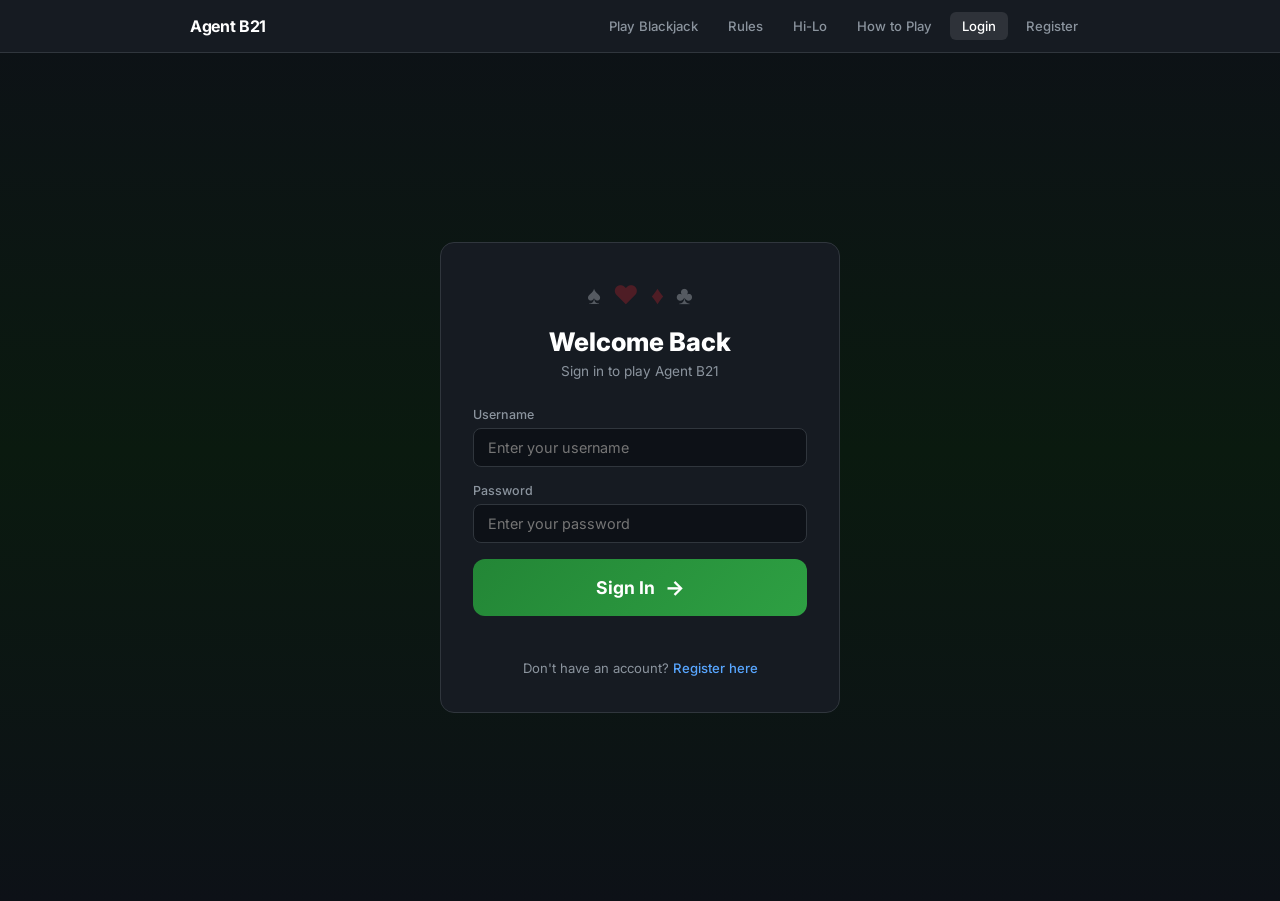
<file: static/login.html>
<!DOCTYPE html>
<html lang="en">
<head>
    <meta charset="UTF-8">
    <meta name="viewport" content="width=device-width, initial-scale=1.0">
    <title>Login - Agent B21</title>
    <link rel="stylesheet" href="/static/styles.css">
    <link rel="preconnect" href="https://fonts.googleapis.com">
    <link href="https://fonts.googleapis.com/css2?family=Inter:wght@400;500;600;700;800&display=swap" rel="stylesheet">
</head>
<body class="home-body">
    <nav class="navbar">
        <div class="navbar-inner">
            <a href="/" class="navbar-brand">Agent B21</a>
            <div class="navbar-links">
                <a href="/play">Play Blackjack</a>
                <a href="/rules">Rules</a>
                <a href="/hilo">Hi-Lo</a>
                <a href="/how-to-play">How to Play</a>
                <a href="/login" class="nav-active">Login</a>
                <a href="/register">Register</a>
            </div>
        </div>
    </nav>

    <div class="auth-container">
        <div class="auth-card">
            <div class="auth-header">
                <div class="hero-card-deco">
                    <span class="deco-suit s1">&spades;</span>
                    <span class="deco-suit s2">&hearts;</span>
                    <span class="deco-suit s3">&diams;</span>
                    <span class="deco-suit s4">&clubs;</span>
                </div>
                <h1>Welcome Back</h1>
                <p class="auth-subtitle">Sign in to play Agent B21</p>
            </div>

            <div id="error-msg" class="auth-error hidden"></div>

            <div class="auth-form">
                <div class="form-group">
                    <label for="username">Username</label>
                    <input type="text" id="username" placeholder="Enter your username" autocomplete="username">
                </div>
                <div class="form-group">
                    <label for="password">Password</label>
                    <input type="password" id="password" placeholder="Enter your password" autocomplete="current-password">
                </div>
                <button class="start-btn" onclick="doLogin()">
                    <span class="start-btn-text">Sign In</span>
                    <span class="start-btn-arrow">&rarr;</span>
                </button>
            </div>

            <div class="auth-footer">
                <p>Don't have an account? <a href="/register" class="auth-link">Register here</a></p>
            </div>
        </div>
    </div>

    <script>
        document.getElementById('password').addEventListener('keydown', function(e) {
            if (e.key === 'Enter') doLogin();
        });
        document.getElementById('username').addEventListener('keydown', function(e) {
            if (e.key === 'Enter') document.getElementById('password').focus();
        });

        async function doLogin() {
            const username = document.getElementById('username').value.trim();
            const password = document.getElementById('password').value;
            const errorEl = document.getElementById('error-msg');
            errorEl.classList.add('hidden');

            if (!username || !password) {
                errorEl.textContent = 'Please fill in all fields';
                errorEl.classList.remove('hidden');
                return;
            }

            const res = await fetch('/api/auth/login', {
                method: 'POST',
                headers: { 'Content-Type': 'application/json' },
                body: JSON.stringify({ username, password })
            });
            const data = await res.json();

            if (data.success) {
                window.location.href = '/dashboard';
            } else {
                errorEl.textContent = data.error || 'Login failed';
                errorEl.classList.remove('hidden');
            }
        }
    </script>
</body>
</html>
</file>
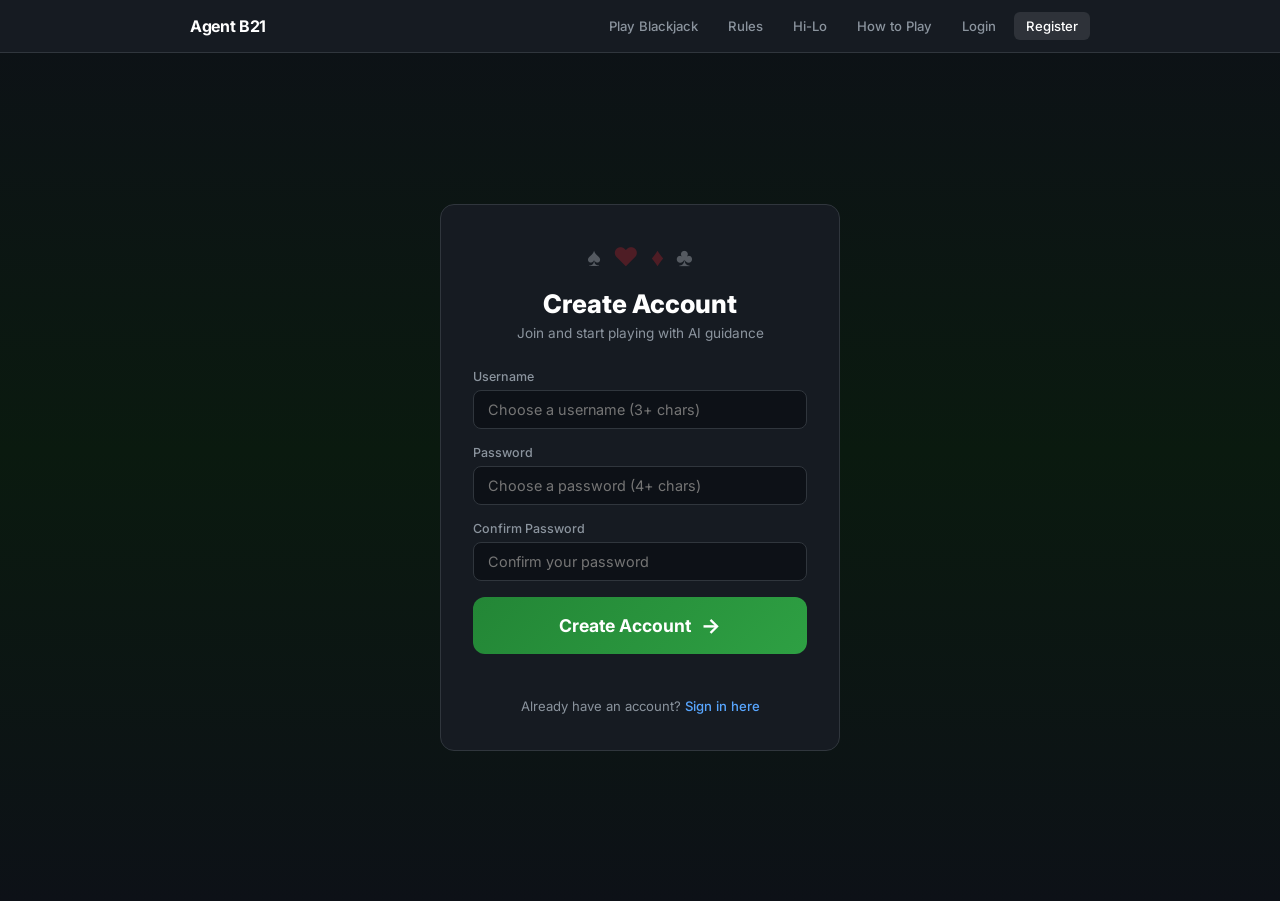
<file: static/register.html>
<!DOCTYPE html>
<html lang="en">
<head>
    <meta charset="UTF-8">
    <meta name="viewport" content="width=device-width, initial-scale=1.0">
    <title>Register - Agent B21</title>
    <link rel="stylesheet" href="/static/styles.css">
    <link rel="preconnect" href="https://fonts.googleapis.com">
    <link href="https://fonts.googleapis.com/css2?family=Inter:wght@400;500;600;700;800&display=swap" rel="stylesheet">
</head>
<body class="home-body">
    <nav class="navbar">
        <div class="navbar-inner">
            <a href="/" class="navbar-brand">Agent B21</a>
            <div class="navbar-links">
                <a href="/play">Play Blackjack</a>
                <a href="/rules">Rules</a>
                <a href="/hilo">Hi-Lo</a>
                <a href="/how-to-play">How to Play</a>
                <a href="/login">Login</a>
                <a href="/register" class="nav-active">Register</a>
            </div>
        </div>
    </nav>

    <div class="auth-container">
        <div class="auth-card">
            <div class="auth-header">
                <div class="hero-card-deco">
                    <span class="deco-suit s1">&spades;</span>
                    <span class="deco-suit s2">&hearts;</span>
                    <span class="deco-suit s3">&diams;</span>
                    <span class="deco-suit s4">&clubs;</span>
                </div>
                <h1>Create Account</h1>
                <p class="auth-subtitle">Join and start playing with AI guidance</p>
            </div>

            <div id="error-msg" class="auth-error hidden"></div>

            <div class="auth-form">
                <div class="form-group">
                    <label for="username">Username</label>
                    <input type="text" id="username" placeholder="Choose a username (3+ chars)" autocomplete="username">
                </div>
                <div class="form-group">
                    <label for="password">Password</label>
                    <input type="password" id="password" placeholder="Choose a password (4+ chars)" autocomplete="new-password">
                </div>
                <div class="form-group">
                    <label for="confirm-password">Confirm Password</label>
                    <input type="password" id="confirm-password" placeholder="Confirm your password" autocomplete="new-password">
                </div>
                <button class="start-btn" onclick="doRegister()">
                    <span class="start-btn-text">Create Account</span>
                    <span class="start-btn-arrow">&rarr;</span>
                </button>
            </div>

            <div class="auth-footer">
                <p>Already have an account? <a href="/login" class="auth-link">Sign in here</a></p>
            </div>
        </div>
    </div>

    <script>
        document.getElementById('confirm-password').addEventListener('keydown', function(e) {
            if (e.key === 'Enter') doRegister();
        });

        async function doRegister() {
            const username = document.getElementById('username').value.trim();
            const password = document.getElementById('password').value;
            const confirm = document.getElementById('confirm-password').value;
            const errorEl = document.getElementById('error-msg');
            errorEl.classList.add('hidden');

            if (!username || !password || !confirm) {
                errorEl.textContent = 'Please fill in all fields';
                errorEl.classList.remove('hidden');
                return;
            }

            if (password !== confirm) {
                errorEl.textContent = 'Passwords do not match';
                errorEl.classList.remove('hidden');
                return;
            }

            const res = await fetch('/api/auth/register', {
                method: 'POST',
                headers: { 'Content-Type': 'application/json' },
                body: JSON.stringify({ username, password, confirm_password: confirm })
            });
            const data = await res.json();

            if (data.success) {
                window.location.href = '/dashboard';
            } else {
                errorEl.textContent = data.error || 'Registration failed';
                errorEl.classList.remove('hidden');
            }
        }
    </script>
</body>
</html>
</file>
<file: static/styles.css>
* {
    margin: 0;
    padding: 0;
    box-sizing: border-box;
}

body {
    font-family: 'Inter', -apple-system, BlinkMacSystemFont, sans-serif;
    background: #0d1117;
    color: #e6edf3;
    min-height: 100vh;
}

a { color: inherit; text-decoration: none; }

/* ===== HOME PAGE ===== */
.home-body {
    background: linear-gradient(180deg, #0d1117 0%, #0a1a0f 50%, #0d1117 100%);
}

.home-container {
    max-width: 720px;
    margin: 0 auto;
    padding: 40px 20px 60px;
}

.home-hero {
    text-align: center;
    margin-bottom: 36px;
    position: relative;
}

.hero-card-deco {
    margin-bottom: 16px;
    display: flex;
    justify-content: center;
    gap: 12px;
}

.deco-suit {
    font-size: 1.6rem;
    opacity: 0.3;
}
.deco-suit.s1, .deco-suit.s4 { color: #e6edf3; }
.deco-suit.s2, .deco-suit.s3 { color: #cf222e; }

.home-title {
    font-size: 2.4rem;
    font-weight: 800;
    color: #fff;
    letter-spacing: -0.03em;
    margin-bottom: 8px;
}

.home-subtitle {
    font-size: 0.95rem;
    color: #7ee787;
    font-weight: 500;
}

.mode-cards {
    display: grid;
    grid-template-columns: 1fr 1fr;
    gap: 16px;
    margin-bottom: 28px;
}

@media (max-width: 550px) {
    .mode-cards { grid-template-columns: 1fr; }
}

.mode-card {
    background: #161b22;
    border: 2px solid #30363d;
    border-radius: 14px;
    padding: 24px 20px;
    cursor: pointer;
    transition: all 0.2s;
    position: relative;
}

.mode-card:hover {
    border-color: #58a6ff;
    background: #1c2128;
}

.mode-card.selected {
    border-color: #238636;
    background: #0d2818;
    box-shadow: 0 0 0 1px #238636, 0 0 20px rgba(35,134,54,0.15);
}

.mode-icon {
    font-size: 2rem;
    margin-bottom: 10px;
}

.mode-card h2 {
    font-size: 1.15rem;
    font-weight: 700;
    margin-bottom: 8px;
    color: #fff;
}

.mode-card p {
    font-size: 0.82rem;
    color: #8b949e;
    line-height: 1.5;
}

.mode-badge {
    display: inline-block;
    margin-top: 12px;
    font-size: 0.65rem;
    text-transform: uppercase;
    letter-spacing: 0.08em;
    padding: 3px 10px;
    border-radius: 12px;
    background: #21262d;
    color: #8b949e;
    font-weight: 600;
}

.mode-card.selected .mode-badge {
    background: #238636;
    color: #fff;
}

/* Settings Panel */
.settings-panel {
    background: #161b22;
    border: 1px solid #30363d;
    border-radius: 12px;
    margin-bottom: 24px;
    overflow: hidden;
}

.settings-header {
    display: flex;
    justify-content: space-between;
    align-items: center;
    padding: 14px 20px;
    cursor: pointer;
    user-select: none;
}

.settings-header h3 {
    font-size: 0.9rem;
    font-weight: 600;
    color: #c9d1d9;
}

.settings-arrow {
    font-size: 0.7rem;
    color: #8b949e;
    transition: transform 0.2s;
}

.settings-arrow.collapsed {
    transform: rotate(-90deg);
}

.settings-body {
    padding: 0 20px 20px;
    transition: all 0.3s;
}

.settings-body.collapsed {
    display: none;
}

.settings-grid {
    display: grid;
    grid-template-columns: 1fr 1fr;
    gap: 16px;
}

@media (max-width: 550px) {
    .settings-grid { grid-template-columns: 1fr; }
}

.setting-group label {
    display: block;
    font-size: 0.78rem;
    color: #8b949e;
    margin-bottom: 6px;
    font-weight: 500;
}

.setting-group input[type="number"] {
    width: 100%;
    padding: 8px 12px;
    background: #0d1117;
    border: 1px solid #30363d;
    border-radius: 8px;
    color: #e6edf3;
    font-size: 0.85rem;
    font-family: inherit;
}

.setting-group input[type="number"]:focus {
    outline: none;
    border-color: #58a6ff;
}

.setting-hint {
    display: block;
    font-size: 0.68rem;
    color: #6e7681;
    margin-top: 3px;
}

.checkbox-group label {
    display: flex;
    align-items: center;
    gap: 8px;
    font-size: 0.82rem;
    color: #c9d1d9;
    cursor: pointer;
}

.checkbox-group input[type="checkbox"] {
    width: 16px;
    height: 16px;
    accent-color: #238636;
}

.auto-only {
    display: none;
}

/* Start Button */
.start-btn {
    display: flex;
    align-items: center;
    justify-content: center;
    gap: 10px;
    width: 100%;
    padding: 16px 32px;
    background: linear-gradient(135deg, #238636 0%, #2ea043 100%);
    border: none;
    border-radius: 12px;
    color: #fff;
    font-size: 1.1rem;
    font-weight: 700;
    font-family: inherit;
    cursor: pointer;
    transition: all 0.2s;
    margin-bottom: 24px;
}

.start-btn:hover {
    background: linear-gradient(135deg, #2ea043 0%, #3fb950 100%);
    transform: translateY(-1px);
    box-shadow: 0 4px 16px rgba(35,134,54,0.3);
}

.start-btn-arrow {
    font-size: 1.3rem;
}

.home-footer {
    text-align: center;
    font-size: 0.75rem;
    color: #484f58;
}

/* ===== HEADER ===== */
header {
    background: linear-gradient(135deg, #1a472a 0%, #0d2818 100%);
    border-bottom: 1px solid #238636;
    padding: 12px 24px;
}

.header-inner {
    max-width: 1100px;
    margin: 0 auto;
    display: flex;
    align-items: center;
    gap: 14px;
    flex-wrap: wrap;
}

.header-home {
    font-size: 1.2rem;
    color: #7ee787;
    display: flex;
    align-items: center;
    padding: 2px 8px;
    border-radius: 6px;
    transition: background 0.15s;
}

.header-home:hover {
    background: rgba(255,255,255,0.08);
}

header h1 {
    font-size: 1.3rem;
    font-weight: 700;
    color: #fff;
    letter-spacing: -0.02em;
}

.subtitle {
    font-size: 0.78rem;
    color: #7ee787;
    font-weight: 500;
}

/* ===== STATUS BAR ===== */
.status-bar {
    background: #161b22;
    border-bottom: 1px solid #30363d;
    padding: 10px 24px;
}

.status-bar-inner {
    max-width: 1100px;
    margin: 0 auto;
    display: flex;
    gap: 24px;
    align-items: center;
    flex-wrap: wrap;
}

.status-item {
    display: flex;
    flex-direction: column;
    gap: 2px;
}

.status-label {
    font-size: 0.62rem;
    text-transform: uppercase;
    letter-spacing: 0.06em;
    color: #6e7681;
    font-weight: 600;
}

.status-value {
    font-size: 0.9rem;
    font-weight: 700;
    font-variant-numeric: tabular-nums;
}

.status-value.positive { color: #3fb950; }
.status-value.negative { color: #f85149; }

.bankroll-value {
    font-size: 1rem;
    color: #e6edf3;
}

.bankroll-value.positive { color: #3fb950; }
.bankroll-value.negative { color: #f85149; }

.status-bar .mode-badge {
    font-size: 0.7rem;
    padding: 3px 10px;
    border-radius: 10px;
    font-weight: 700;
    text-transform: uppercase;
    letter-spacing: 0.04em;
}

.mode-badge.regular {
    background: #1f6feb;
    color: #fff;
}

.mode-badge.auto {
    background: #8b5cf6;
    color: #fff;
}

/* ===== MAIN ===== */
main {
    max-width: 1100px;
    margin: 0 auto;
    padding: 20px 16px;
    display: flex;
    flex-direction: column;
    gap: 16px;
}

/* ===== TABLE AREA ===== */
.table-area {
    background: #161b22;
    border: 1px solid #30363d;
    border-radius: 12px;
    padding: 24px;
    position: relative;
}

.section-label {
    font-size: 0.72rem;
    text-transform: uppercase;
    letter-spacing: 0.08em;
    color: #8b949e;
    font-weight: 600;
    margin-bottom: 10px;
}

.cards-row {
    display: flex;
    gap: 10px;
    flex-wrap: wrap;
    min-height: 96px;
    align-items: flex-start;
}

.hand-total {
    margin-top: 6px;
    font-size: 0.88rem;
    font-weight: 600;
    color: #c9d1d9;
}

.divider {
    height: 1px;
    background: #30363d;
    margin: 14px 0;
}

.player-section {
    min-height: 110px;
}

.player-hand-group {
    margin-bottom: 14px;
}

.hand-label {
    font-size: 0.68rem;
    text-transform: uppercase;
    letter-spacing: 0.06em;
    color: #8b949e;
    margin-bottom: 6px;
    display: flex;
    align-items: center;
    gap: 8px;
}

.hand-label .active-dot {
    width: 8px;
    height: 8px;
    border-radius: 50%;
    background: #58a6ff;
    display: inline-block;
    animation: pulse 1.5s infinite;
}

@keyframes pulse {
    0%, 100% { opacity: 1; }
    50% { opacity: 0.4; }
}

.hand-label .status-badge {
    font-size: 0.62rem;
    padding: 1px 6px;
    border-radius: 4px;
    font-weight: 600;
}

.status-badge.bust { background: #da3633; color: #fff; }
.status-badge.stood { background: #388bfd; color: #fff; }

.stake-badge {
    font-size: 0.62rem;
    padding: 1px 6px;
    border-radius: 4px;
    background: #30363d;
    color: #c9d1d9;
    font-weight: 600;
}

/* ===== CARDS ===== */
.card {
    width: 66px;
    height: 94px;
    border-radius: 8px;
    display: flex;
    flex-direction: column;
    align-items: center;
    justify-content: center;
    font-weight: 700;
    font-size: 1.2rem;
    position: relative;
    box-shadow: 0 2px 8px rgba(0,0,0,0.4);
    transition: transform 0.2s;
}

.card:hover {
    transform: translateY(-3px);
}

.card.face-up {
    background: #fff;
    border: 1px solid #d0d7de;
}

.card.face-down {
    background: linear-gradient(135deg, #1f6feb 0%, #0d419d 100%);
    border: 1px solid #388bfd;
}

.card.face-down::after {
    content: '?';
    font-size: 1.8rem;
    color: rgba(255,255,255,0.25);
}

.card .rank { font-size: 1.1rem; line-height: 1; }
.card .suit { font-size: 1.3rem; line-height: 1; margin-top: 2px; }
.card.black .rank, .card.black .suit { color: #1b1f23; }
.card.red .rank, .card.red .suit { color: #cf222e; }

.card .corner-rank {
    position: absolute;
    top: 4px; left: 5px;
    font-size: 0.58rem;
    line-height: 1;
}

.card .corner-suit {
    position: absolute;
    top: 14px; left: 5px;
    font-size: 0.52rem;
    line-height: 1;
}

/* ===== OUTCOME BANNER ===== */
.outcome-banner {
    text-align: center;
    padding: 11px;
    border-radius: 8px;
    font-weight: 700;
    font-size: 0.95rem;
    margin-top: 10px;
}

.outcome-banner.hidden { display: none; }

/* ===== CONTROLS ===== */
.controls-area {
    display: flex;
    gap: 14px;
    align-items: center;
    flex-wrap: wrap;
}

.action-buttons {
    display: flex;
    gap: 10px;
}

.action-buttons.hidden { display: none; }

.action-buttons button {
    padding: 9px 22px;
    font-size: 0.92rem;
    font-weight: 600;
    border: none;
    border-radius: 8px;
    cursor: pointer;
    transition: all 0.15s;
    font-family: inherit;
}

#btn-hit { background: #238636; color: #fff; }
#btn-hit:hover:not(:disabled) { background: #2ea043; }
#btn-stand { background: #1f6feb; color: #fff; }
#btn-stand:hover:not(:disabled) { background: #388bfd; }
#btn-double { background: #9b6700; color: #fff; }
#btn-double:hover:not(:disabled) { background: #bb8009; }
#btn-split { background: #8b5cf6; color: #fff; }
#btn-split:hover:not(:disabled) { background: #a78bfa; }

.action-buttons button:disabled {
    opacity: 0.3;
    cursor: not-allowed;
}

.auto-btn {
    padding: 9px 18px;
    font-size: 0.85rem;
    font-weight: 600;
    border: none;
    border-radius: 8px;
    cursor: pointer;
    transition: all 0.15s;
    font-family: inherit;
}

.auto-btn.start { background: #238636; color: #fff; }
.auto-btn.start:hover:not(:disabled) { background: #2ea043; }
.auto-btn.pause { background: #d29922; color: #fff; }
.auto-btn.pause:hover:not(:disabled) { background: #bb8009; }
.auto-btn.step { background: #1f6feb; color: #fff; }
.auto-btn.step:hover:not(:disabled) { background: #388bfd; }
.auto-btn.stop-btn { background: #da3633; color: #fff; }
.auto-btn.stop-btn:hover:not(:disabled) { background: #f85149; }

.auto-btn:disabled {
    opacity: 0.3;
    cursor: not-allowed;
}

.game-buttons {
    display: flex;
    gap: 10px;
    margin-left: auto;
}

.game-buttons button.secondary {
    padding: 9px 18px;
    font-size: 0.82rem;
    font-weight: 500;
    border: 1px solid #30363d;
    border-radius: 8px;
    background: #21262d;
    color: #c9d1d9;
    cursor: pointer;
    transition: all 0.15s;
    font-family: inherit;
}

.game-buttons button.secondary:hover {
    background: #30363d;
    border-color: #8b949e;
}

/* ===== STOPPED BANNER ===== */
.stopped-banner {
    text-align: center;
    padding: 12px;
    border-radius: 8px;
    font-weight: 600;
    font-size: 0.88rem;
    background: #30363d;
    color: #d29922;
    border: 1px solid #d29922;
}

.stopped-banner.hidden { display: none; }

/* ===== PANELS ===== */
.panels-area {
    display: grid;
    grid-template-columns: 1fr 1fr 1fr;
    gap: 14px;
}

.stats-row {
    grid-template-columns: 1fr;
}

@media (max-width: 800px) {
    .panels-area {
        grid-template-columns: 1fr;
    }
    .controls-area {
        flex-direction: column;
        align-items: stretch;
    }
    .game-buttons {
        margin-left: 0;
    }
    .status-bar-inner {
        gap: 16px;
    }
}

.panel {
    background: #161b22;
    border: 1px solid #30363d;
    border-radius: 10px;
    padding: 14px;
}

.panel-title {
    font-size: 0.72rem;
    text-transform: uppercase;
    letter-spacing: 0.08em;
    color: #8b949e;
    font-weight: 600;
    margin-bottom: 10px;
}

/* Recommendation */
.rec-action {
    font-size: 1.5rem;
    font-weight: 700;
    margin-bottom: 6px;
    min-height: 34px;
}

.rec-action.hit { color: #3fb950; }
.rec-action.stand { color: #58a6ff; }
.rec-action.double { color: #d29922; }
.rec-action.split { color: #bc8cff; }
.no-rec { color: #6e7681; font-style: italic; }

.rec-explanation {
    font-size: 0.78rem;
    color: #8b949e;
    line-height: 1.5;
    min-height: 36px;
}

.rec-details {
    margin-top: 6px;
    font-size: 0.72rem;
    color: #6e7681;
}

/* Odds Table */
#odds-table {
    width: 100%;
    border-collapse: collapse;
    font-size: 0.78rem;
}

#odds-table th {
    text-align: left;
    padding: 5px 7px;
    border-bottom: 1px solid #30363d;
    color: #8b949e;
    font-weight: 500;
    font-size: 0.68rem;
    text-transform: uppercase;
}

#odds-table td {
    padding: 5px 7px;
    border-bottom: 1px solid #21262d;
    font-variant-numeric: tabular-nums;
}

#odds-table tr.best td {
    color: #3fb950;
    font-weight: 600;
}

/* Count Panel */
.count-grid {
    display: flex;
    flex-direction: column;
    gap: 10px;
}

.count-item {
    display: flex;
    justify-content: space-between;
    align-items: center;
}

.count-label {
    font-size: 0.78rem;
    color: #8b949e;
}

.count-value {
    font-size: 1.05rem;
    font-weight: 700;
    font-variant-numeric: tabular-nums;
}

.count-value-sm {
    font-size: 0.85rem;
    color: #6e7681;
}

.sims-count {
    padding-top: 6px;
    margin-top: 4px;
    border-top: 1px solid #21262d;
}

/* Stats Panel */
.stats-grid {
    display: flex;
    gap: 28px;
    flex-wrap: wrap;
}

.stat-item {
    display: flex;
    flex-direction: column;
    gap: 2px;
}

.stat-label {
    font-size: 0.72rem;
    color: #8b949e;
}

.stat-value {
    font-size: 1.1rem;
    font-weight: 700;
    font-variant-numeric: tabular-nums;
}

.win-stat .stat-value { color: #3fb950; }
.loss-stat .stat-value { color: #f85149; }
.push-stat .stat-value { color: #8b949e; }

/* ===== LOADING OVERLAY ===== */
.loading-overlay {
    position: fixed;
    top: 0; left: 0; right: 0; bottom: 0;
    background: rgba(13,17,23,0.7);
    display: flex;
    flex-direction: column;
    align-items: center;
    justify-content: center;
    z-index: 100;
}

.loading-overlay.hidden { display: none; }

.spinner {
    width: 34px;
    height: 34px;
    border: 3px solid #30363d;
    border-top-color: #58a6ff;
    border-radius: 50%;
    animation: spin 0.8s linear infinite;
}

@keyframes spin {
    to { transform: rotate(360deg); }
}

.loading-text {
    margin-top: 10px;
    font-size: 0.82rem;
    color: #8b949e;
}

/* ===== NAVBAR ===== */
.navbar {
    background: #161b22;
    border-bottom: 1px solid #30363d;
    padding: 0 24px;
    position: sticky;
    top: 0;
    z-index: 50;
}

.navbar-inner {
    max-width: 900px;
    margin: 0 auto;
    display: flex;
    align-items: center;
    justify-content: space-between;
    height: 52px;
}

.navbar-brand {
    font-size: 1rem;
    font-weight: 700;
    color: #fff;
    letter-spacing: -0.02em;
}

.navbar-links {
    display: flex;
    gap: 6px;
    align-items: center;
}

.navbar-links a {
    font-size: 0.82rem;
    font-weight: 500;
    color: #8b949e;
    padding: 6px 12px;
    border-radius: 6px;
    transition: all 0.15s;
}

.navbar-links a:hover {
    color: #e6edf3;
    background: rgba(255,255,255,0.06);
}

.navbar-links a.nav-active {
    color: #fff;
    background: rgba(255,255,255,0.1);
}

.navbar-links a.nav-logout {
    color: #f85149;
}

.navbar-links a.nav-logout:hover {
    background: rgba(248,81,73,0.1);
}

/* ===== AUTH PAGES ===== */
.auth-container {
    display: flex;
    align-items: center;
    justify-content: center;
    min-height: calc(100vh - 52px);
    padding: 40px 20px;
}

.auth-card {
    width: 100%;
    max-width: 400px;
    background: #161b22;
    border: 1px solid #30363d;
    border-radius: 14px;
    padding: 36px 32px;
}

.auth-header {
    text-align: center;
    margin-bottom: 28px;
}

.auth-header h1 {
    font-size: 1.6rem;
    font-weight: 800;
    color: #fff;
    margin-bottom: 6px;
}

.auth-subtitle {
    font-size: 0.85rem;
    color: #8b949e;
}

.auth-error {
    background: rgba(248,81,73,0.1);
    border: 1px solid #f85149;
    color: #f85149;
    padding: 10px 14px;
    border-radius: 8px;
    font-size: 0.82rem;
    margin-bottom: 16px;
}

.auth-error.hidden {
    display: none;
}

.auth-form {
    display: flex;
    flex-direction: column;
    gap: 16px;
}

.form-group label {
    display: block;
    font-size: 0.78rem;
    color: #8b949e;
    margin-bottom: 6px;
    font-weight: 500;
}

.form-group input[type="text"],
.form-group input[type="password"] {
    width: 100%;
    padding: 10px 14px;
    background: #0d1117;
    border: 1px solid #30363d;
    border-radius: 8px;
    color: #e6edf3;
    font-size: 0.9rem;
    font-family: inherit;
    transition: border-color 0.15s;
}

.form-group input:focus {
    outline: none;
    border-color: #58a6ff;
}

.auth-footer {
    text-align: center;
    margin-top: 20px;
    font-size: 0.82rem;
    color: #8b949e;
}

.auth-link {
    color: #58a6ff !important;
    font-weight: 500;
}

.auth-link:hover {
    text-decoration: underline !important;
}

/* ===== DASHBOARD ===== */
.dashboard-grid {
    display: grid;
    grid-template-columns: 1fr 1fr 1fr;
    gap: 16px;
    margin-bottom: 28px;
}

@media (max-width: 700px) {
    .dashboard-grid { grid-template-columns: 1fr; }
}

.dash-card {
    background: #161b22;
    border: 2px solid #30363d;
    border-radius: 14px;
    padding: 24px 20px;
    cursor: pointer;
    transition: all 0.2s;
    display: block;
}

.dash-card:hover {
    border-color: #58a6ff;
    background: #1c2128;
    transform: translateY(-2px);
    box-shadow: 0 4px 16px rgba(0,0,0,0.3);
}

.dash-card.play-card {
    border-color: #238636;
    background: #0d2818;
}

.dash-card.play-card:hover {
    border-color: #3fb950;
    box-shadow: 0 4px 16px rgba(35,134,54,0.3);
}

.dash-icon {
    font-size: 2rem;
    margin-bottom: 10px;
}

.dash-card h2 {
    font-size: 1.1rem;
    font-weight: 700;
    margin-bottom: 8px;
    color: #fff;
}

.dash-card p {
    font-size: 0.8rem;
    color: #8b949e;
    line-height: 1.5;
}

/* ===== INFO PAGES (Rules / Hi-Lo) ===== */
.info-container {
    max-width: 760px;
    margin: 0 auto;
    padding: 40px 20px 60px;
}

.info-header {
    text-align: center;
    margin-bottom: 36px;
}

.info-header h1 {
    font-size: 2rem;
    font-weight: 800;
    color: #fff;
    letter-spacing: -0.02em;
    margin-bottom: 8px;
}

.info-subtitle {
    font-size: 0.9rem;
    color: #7ee787;
    font-weight: 500;
}

.info-section {
    background: #161b22;
    border: 1px solid #30363d;
    border-radius: 12px;
    padding: 24px;
    margin-bottom: 16px;
}

.info-section h2 {
    font-size: 1.1rem;
    font-weight: 700;
    color: #fff;
    margin-bottom: 12px;
    padding-bottom: 8px;
    border-bottom: 1px solid #21262d;
}

.info-section p {
    font-size: 0.88rem;
    color: #c9d1d9;
    line-height: 1.7;
    margin-bottom: 10px;
}

.info-section p:last-child {
    margin-bottom: 0;
}

.info-section ul, .info-section ol {
    padding-left: 20px;
    margin-bottom: 10px;
}

.info-section li {
    font-size: 0.86rem;
    color: #c9d1d9;
    line-height: 1.7;
    margin-bottom: 6px;
}

.info-section li strong {
    color: #e6edf3;
}

.info-example {
    background: #0d1117;
    border: 1px solid #30363d;
    border-radius: 8px;
    padding: 14px 18px;
    font-size: 0.84rem;
    color: #c9d1d9;
    line-height: 1.7;
    margin: 12px 0;
}

.action-grid {
    display: grid;
    grid-template-columns: 1fr 1fr;
    gap: 12px;
}

@media (max-width: 550px) {
    .action-grid { grid-template-columns: 1fr; }
}

.action-item {
    background: #0d1117;
    border: 1px solid #30363d;
    border-radius: 8px;
    padding: 14px;
}

.action-item h3 {
    font-size: 0.9rem;
    font-weight: 700;
    color: #58a6ff;
    margin-bottom: 6px;
}

.action-item p {
    font-size: 0.82rem;
    color: #8b949e;
    line-height: 1.6;
    margin-bottom: 0;
}

/* Hi-Lo count table */
.count-table {
    display: flex;
    flex-direction: column;
    gap: 8px;
    margin: 12px 0;
}

.count-row {
    display: grid;
    grid-template-columns: 140px 50px 1fr;
    gap: 12px;
    align-items: center;
    padding: 10px 14px;
    border-radius: 8px;
    background: #0d1117;
    border: 1px solid #30363d;
}

@media (max-width: 550px) {
    .count-row {
        grid-template-columns: 1fr;
        gap: 4px;
    }
}

.count-cards {
    font-size: 0.9rem;
    font-weight: 600;
    color: #e6edf3;
}

.count-val {
    font-size: 1rem;
    font-weight: 800;
    text-align: center;
}

.count-val.positive { color: #3fb950; }
.count-val.neutral { color: #8b949e; }
.count-val.negative { color: #f85149; }

.count-desc {
    font-size: 0.78rem;
    color: #8b949e;
}

/* ===== HOW TO PLAY PAGE ===== */
.video-wrapper {
    position: relative;
    padding-bottom: 56.25%; /* 16:9 aspect ratio */
    height: 0;
    overflow: hidden;
    border-radius: 10px;
    border: 1px solid #30363d;
    background: #0d1117;
    margin: 12px 0;
}

.video-wrapper iframe {
    position: absolute;
    top: 0;
    left: 0;
    width: 100%;
    height: 100%;
    border: 0;
}

.back-btn {
    display: inline-flex;
    align-items: center;
    gap: 8px;
    padding: 10px 22px;
    background: #21262d;
    border: 1px solid #30363d;
    border-radius: 10px;
    color: #c9d1d9;
    font-size: 0.88rem;
    font-weight: 600;
    font-family: inherit;
    cursor: pointer;
    text-decoration: none;
    transition: all 0.2s;
    margin-bottom: 28px;
}

.back-btn:hover {
    background: #2d333b;
    border-color: #58a6ff;
    color: #58a6ff;
}

.how-to-play-link {
    display: block;
    text-align: center;
    margin-bottom: 20px;
    font-size: 0.85rem;
    color: #58a6ff;
    font-weight: 500;
    text-decoration: none;
    transition: color 0.2s;
}

.how-to-play-link:hover {
    color: #79c0ff;
    text-decoration: underline;
}
</file>
